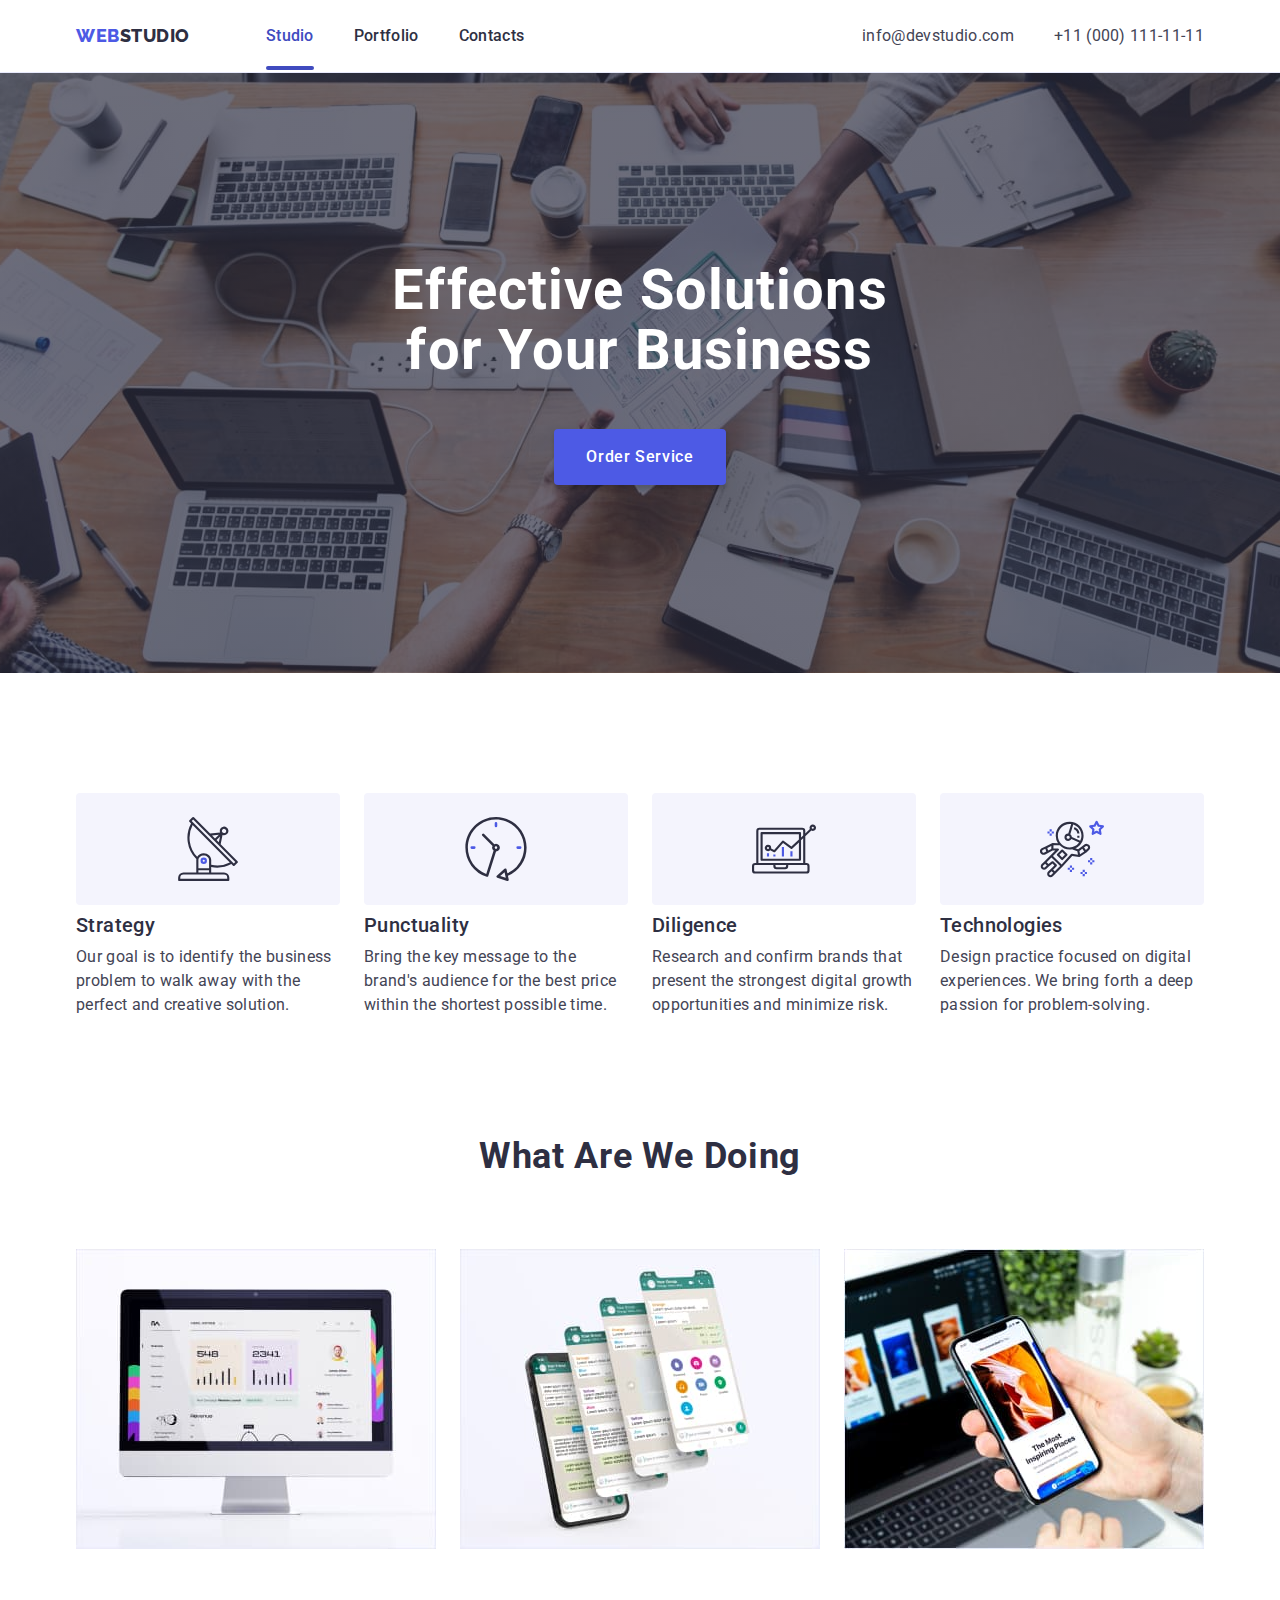
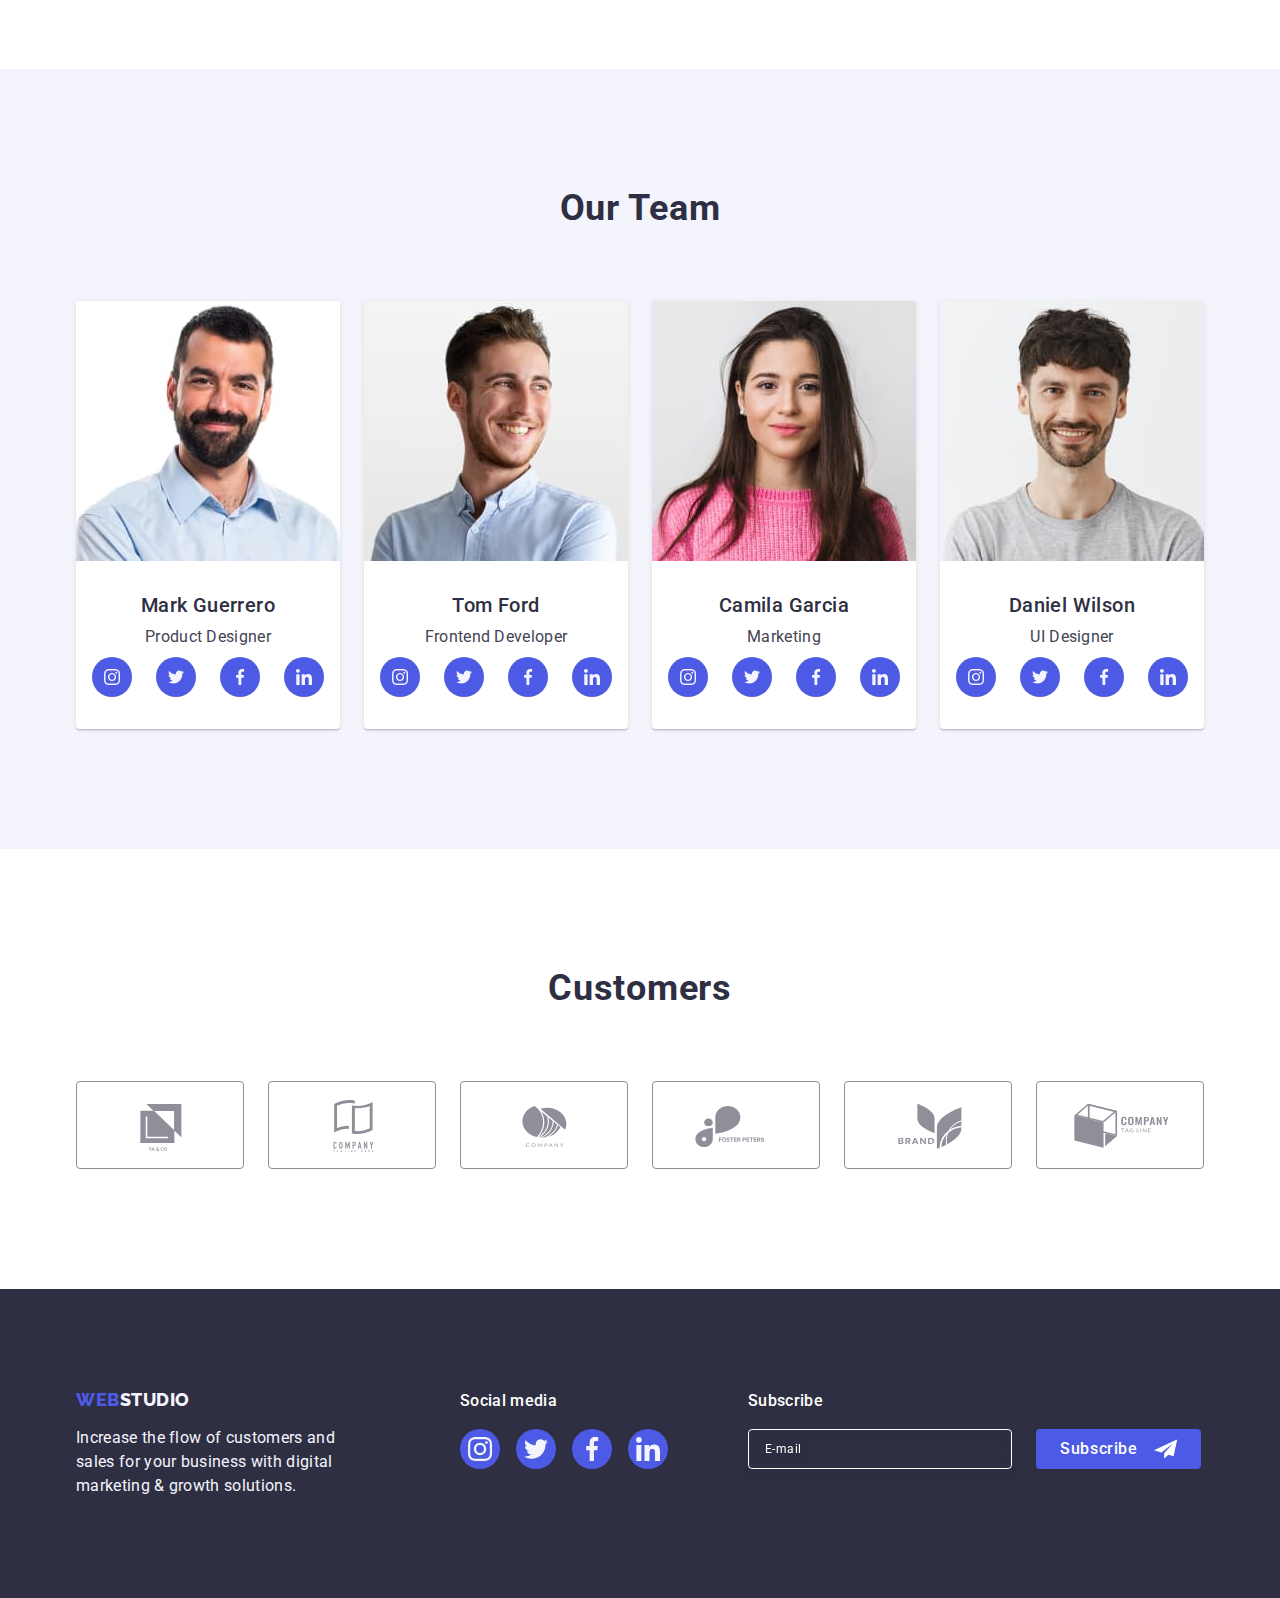
<file: index.html>
<!DOCTYPE html>
<html lang="en">
  <head>
    <meta charset="UTF-8" />
    <meta http-equiv="X-UA-Compatible" content="IE=edge" />
    <meta name="viewport" content="width=device-width, initial-scale=1.0" />
    <link rel="preconnect" href="https://fonts.googleapis.com" />
    <link rel="preconnect" href="https://fonts.gstatic.com" crossorigin />
    <link
      href="https://fonts.googleapis.com/css2?family=Raleway:wght@800&family=Roboto:wght@400;500;700;900&display=swap"
      rel="stylesheet"
    />
    <!-- Normalize -->
    <link
      rel="stylesheet"
      href="https://cdn.jsdelivr.net/npm/modern-normalize@2.0.0/modern-normalize.min.css"
    />
    <link rel="stylesheet" href="./css/style.css" />
    <title>WebStudio</title>
  </head>

  <body>
    <header class="header-style">
      <div class="container header-container">
        <nav class="header-nav">
          <a class="link logo-web" href="./index.html">
            Web<span class="logo-studio-dark">Studio</span>
          </a>
          <ul class="list header-list">
            <li>
              <a class="link nav-links active" href="./index.html">Studio</a>
            </li>
            <li>
              <a class="link nav-links" href="./portfolio.html">Portfolio</a>
            </li>
            <li><a class="link nav-links" href="">Contacts</a></li>
          </ul>
        </nav>
        <address class="adress">
          <ul class="list contact-list">
            <li>
              <a class="link header-contacts" href="mailto:info@devstudio.com"
                >info@devstudio.com</a
              >
            </li>
            <li>
              <a class="link header-contacts" href="tel:+110001111111"
                >+11 (000) 111-11-11</a
              >
            </li>
          </ul>
        </address>
      </div>
    </header>

    <main>
      <!--hero section 1-  Effective Solutions for Your Business-->
      <section class="hero-section-style">
        <div class="container hero-section-conatiner">
          <h1 class="hero-title">Effective Solutions for Your Business</h1>
          <button data-modal-open class="hero-button" type="button">
            Order Service
          </button>
        </div>
      </section>

      <!--Section 2- our advantages-->
      <section class="section-advantages-style">
        <div class="container">
          <h2 class="visually-hidden">Our advantages</h2>
          <ul class="list advantages-list">
            <li class="advantages-list-card">
              <div class="advantages-icons-cards">
                <svg class="advantages-icons" width="64" height="64">
                  <use href="./images/icons.svg#antenna"></use>
                </svg>
              </div>

              <h3 class="card-titles">Strategy</h3>
              <p class="card-description">
                Our goal is to identify the business problem to walk away with
                the perfect and creative solution.
              </p>
            </li>
            <li class="advantages-list-card">
              <div class="advantages-icons-cards">
                <svg class="advantages-icons" width="64" height="64">
                  <use href="./images/icons.svg#clock"></use>
                </svg>
              </div>
              <h3 class="card-titles">Punctuality</h3>
              <p class="card-description">
                Bring the key message to the brand's audience for the best price
                within the shortest possible time.
              </p>
            </li>
            <li class="advantages-list-card">
              <div class="advantages-icons-cards">
                <svg class="advantages-icons" width="64" height="64">
                  <use href="./images/icons.svg#diagram"></use>
                </svg>
              </div>
              <h3 class="card-titles">Diligence</h3>
              <p class="card-description">
                Research and confirm brands that present the strongest digital
                growth opportunities and minimize risk.
              </p>
            </li>
            <li class="advantages-list-card">
              <div class="advantages-icons-cards">
                <svg class="advantages-icons" width="64" height="64">
                  <use href="./images/icons.svg#astronaut"></use>
                </svg>
              </div>
              <h3 class="card-titles">Technologies</h3>
              <p class="card-description">
                Design practice focused on digital experiences. We bring forth a
                deep passion for problem-solving.
              </p>
            </li>
          </ul>
        </div>
      </section>

      <!--Section 3 What are we doing-->
      <section class="section-what-style">
        <div class="container">
          <h2 class="section-titles title-what-are">What are we doing</h2>
          <ul class="list list-img-what">
            <li class="img-what-are-we-doing">
              <img
                src="./images/images_main_page/computer.jpg"
                alt="computer"
                height="300"
                width="360"
              />
            </li>
            <li class="img-what-are-we-doing">
              <img
                src="./images/images_main_page/phone.jpg"
                alt="phone"
                height="300"
                width="360"
              />
            </li>
            <li class="img-what-are-we-doing">
              <img
                src="./images/images_main_page/phone_in_hand.jpg"
                alt="phone in hand"
                height="300"
                width="360"
              />
            </li>
          </ul>
        </div>
      </section>

      <!--section 4 our team-->
      <section class="section-team-style">
        <div class="container">
          <h2 class="section-titles title-team">Our Team</h2>
          <ul class="list team-list">
            <li class="card">
              <img
                class="img-team"
                src="./images/images_main_page/mark_guerrero_product_des.jpg"
                alt="Mark Guerrero"
                height="260"
                width="264"
              />
              <div class="container team-names-container">
                <h3 class="card-titles team">Mark Guerrero</h3>
                <p class="card-description team">Product Designer</p>

                <!-- social media -->
                <ul class="social-media-list">
                  <li class="social-media-li">
                    <a href="" class="social-med-links">
                      <svg class="social-med-icons" width="16" height="16">
                        <use href="./images/icons.svg#instagram"></use>
                      </svg>
                    </a>
                  </li>
                  <li class="social-media-li">
                    <a href="" class="social-med-links">
                      <svg class="social-med-icons" width="16" height="16">
                        <use href="./images/icons.svg#twitter"></use>
                      </svg>
                    </a>
                  </li>
                  <li class="social-media-li">
                    <a href="" class="social-med-links">
                      <svg class="social-med-icons" width="16" height="16">
                        <use href="./images/icons.svg#facebook"></use>
                      </svg>
                    </a>
                  </li>
                  <li class="social-media-li">
                    <a href="" class="social-med-links">
                      <svg class="social-med-icons" width="16" height="16">
                        <use href="./images/icons.svg#linkedin"></use>
                      </svg>
                    </a>
                  </li>
                </ul>
              </div>
            </li>

            <li class="card">
              <img
                class="img-team"
                src="./images/images_main_page/tom_ford_frontend_dev.jpg"
                alt="Tom Ford"
                height="260"
                width="264"
              />
              <div class="container team-names-container">
                <h3 class="card-titles team">Tom Ford</h3>
                <p class="card-description team">Frontend Developer</p>
                <!-- social media -->
                <ul class="social-media-list">
                  <li>
                    <a href="" class="social-med-links">
                      <svg class="social-med-icons" width="16px" height="16px">
                        <use href="./images/icons.svg#instagram"></use>
                      </svg>
                    </a>
                  </li>
                  <li>
                    <a href="" class="social-med-links">
                      <svg class="social-med-icons" width="16px" height="16px">
                        <use href="./images/icons.svg#twitter"></use>
                      </svg>
                    </a>
                  </li>
                  <li>
                    <a href="" class="social-med-links">
                      <svg class="social-med-icons" width="16px" height="16px">
                        <use href="./images/icons.svg#facebook"></use>
                      </svg>
                    </a>
                  </li>
                  <li>
                    <a href="" class="social-med-links">
                      <svg class="social-med-icons" width="16px" height="16px">
                        <use href="./images/icons.svg#linkedin"></use>
                      </svg>
                    </a>
                  </li>
                </ul>
              </div>
            </li>
            <li class="card">
              <img
                class="img-team"
                src="./images/images_main_page/camila_garcia_Marketing.jpg"
                alt="Camila Garcia"
                height="260"
                width="264"
              />
              <div class="container team-names-container">
                <h3 class="card-titles team">Camila Garcia</h3>
                <p class="card-description team">Marketing</p>
                <!-- social media -->
                <ul class="social-media-list">
                  <li>
                    <a href="" class="social-med-links">
                      <svg class="social-med-icons" width="16px" height="16px">
                        <use href="./images/icons.svg#instagram"></use>
                      </svg>
                    </a>
                  </li>
                  <li>
                    <a href="" class="social-med-links">
                      <svg class="social-med-icons" width="16px" height="16px">
                        <use href="./images/icons.svg#twitter"></use>
                      </svg>
                    </a>
                  </li>
                  <li>
                    <a href="" class="social-med-links">
                      <svg class="social-med-icons" width="16px" height="16px">
                        <use href="./images/icons.svg#facebook"></use>
                      </svg>
                    </a>
                  </li>
                  <li>
                    <a href="" class="social-med-links">
                      <svg class="social-med-icons" width="16px" height="16px">
                        <use href="./images/icons.svg#linkedin"></use>
                      </svg>
                    </a>
                  </li>
                </ul>
              </div>
            </li>
            <li class="card">
              <img
                class="img-team"
                src="./images/images_main_page/daniel_wilson_ui_des.jpg"
                alt="Daniel Wilson"
                height="260"
                width="264"
              />
              <div class="container team-names-container">
                <h3 class="card-titles team">Daniel Wilson</h3>
                <p class="card-description team">UI Designer</p>
                <!-- social media -->
                <ul class="social-media-list">
                  <li>
                    <a href="" class="social-med-links">
                      <svg class="social-med-icons" width="16px" height="16px">
                        <use href="./images/icons.svg#instagram"></use>
                      </svg>
                    </a>
                  </li>
                  <li>
                    <a href="" class="social-med-links">
                      <svg class="social-med-icons" width="16px" height="16px">
                        <use href="./images/icons.svg#twitter"></use>
                      </svg>
                    </a>
                  </li>
                  <li>
                    <a href="" class="social-med-links">
                      <svg class="social-med-icons" width="16px" height="16px">
                        <use href="./images/icons.svg#facebook"></use>
                      </svg>
                    </a>
                  </li>
                  <li>
                    <a href="" class="social-med-links">
                      <svg class="social-med-icons" width="16px" height="16px">
                        <use href="./images/icons.svg#linkedin"></use>
                      </svg>
                    </a>
                  </li>
                </ul>
              </div>
            </li>
          </ul>
        </div>
      </section>

      <!-- Section 5-Customers -->
      <section class="section-customers-style">
        <div class="container">
          <h2 class="section-titles title-customers">Customers</h2>
          <ul class="customers-list">
            <li class="customers-cards">
              <a href="" class="customers-link" aria-label="Logo 1">
                <svg class="customers-icons" width="104" height="56">
                  <use href="./images/icons.svg#logo-1"></use>
                </svg>
              </a>
            </li>
            <li class="customers-cards">
              <a href="" class="customers-link" aria-label="Logo 2">
                <svg class="customers-icons" width="104" height="56">
                  <use href="./images/icons.svg#logo-2"></use>
                </svg>
              </a>
            </li>
            <li class="customers-cards">
              <a href="" class="customers-link" aria-label="Logo 3">
                <svg class="customers-icons" width="104" height="56">
                  <use href="./images/icons.svg#logo-3"></use>
                </svg>
              </a>
            </li>
            <li class="customers-cards">
              <a href="" class="customers-link" aria-label="Logo 4">
                <svg class="customers-icons" width="104" height="56">
                  <use href="./images/icons.svg#logo-4"></use>
                </svg>
              </a>
            </li>
            <li class="customers-cards">
              <a href="" class="customers-link" aria-label="Logo 5">
                <svg class="customers-icons" width="104" height="56">
                  <use href="./images/icons.svg#logo-5"></use>
                </svg>
              </a>
            </li>
            <li class="customers-cards">
              <a href="" class="customers-link" aria-label="Logo 6">
                <svg class="customers-icons" width="104" height="56">
                  <use href="./images/icons.svg#logo-6"></use>
                </svg>
              </a>
            </li>
          </ul>
        </div>
      </section>
    </main>

    <!--footer-->
    <footer class="footer-style">
      <div class="container footer-container">
        <div class="footer-text-container">
          <a class="link logo-web" href="./index.html"
            >Web<span class="logo-studio-light">Studio</span></a
          >
          <p class="footer-text">
            Increase the flow of customers and sales for your business with
            digital marketing & growth solutions.
          </p>
        </div>
        <div class="social-med-cont-foot">
          <p class="footer-bold-text footer-social-med-par">Social media</p>
          <ul class="social-media-list-footer">
            <li class="social-media-li-footer">
              <a href="" class="social-med-links-footer">
                <svg class="social-med-icons-footer" width="24" height="24">
                  <use href="./images/icons.svg#instagram"></use>
                </svg>
              </a>
            </li>
            <li class="social-media-li-footer">
              <a href="" class="social-med-links-footer">
                <svg class="social-med-icons-footer" width="24" height="24">
                  <use href="./images/icons.svg#twitter"></use>
                </svg>
              </a>
            </li>
            <li class="social-media-li-footer">
              <a href="" class="social-med-links-footer">
                <svg class="social-med-icons-footer" width="24" height="24">
                  <use href="./images/icons.svg#facebook"></use>
                </svg>
              </a>
            </li>
            <li class="social-media-li-footer">
              <a href="" class="social-med-links-footer">
                <svg class="social-med-icons-footer" width="24" height="24">
                  <use href="./images/icons.svg#linkedin"></use>
                </svg>
              </a>
            </li>
          </ul>
        </div>

        <div class="footer-form-subsc">
          <p class="footer-bold-text foot-par">Subscribe</p>
          <form class="foot-form-cont">
            <label class="foot-label"
              ><input
                type="email"
                name="user-email"
                class="footer-input"
                placeholder="E-mail"
              />
            </label>
            <button type="submit" class="foot-button">
              Subscribe
              <svg class="foot-icon" width="24" height="24">
                <use href="./images/icons.svg#footer-btn"></use>
              </svg>
            </button>
          </form>
        </div>
      </div>
    </footer>
    <!-- Modal window -->
    <div class="backdrop is-hidden" data-modal>
      <div class="modal">
        <button type="button" class="modal-close-btn" data-modal-close>
          <svg class="modal-icon" width="8" height="8">
            <use href="./images/icons.svg#close-btn"></use>
          </svg>
        </button>

        <p class="modal-title">Leave your contacts and we will call you back</p>

        <form class="form">
          <div class="label-container">
            <label class="label-modal" for="user-name">Name</label>

            <div class="input-modal-container">
              <input
                class="input-modal"
                type="text"
                name="user-name"
                id="user-name"
              />
              <svg class="input-icons" width="18" height="24">
                <use href="./images/icons.svg#person"></use>
              </svg>
            </div>
          </div>

          <div class="label-container">
            <label class="label-modal" for="user-phone">Phone</label>

            <div class="input-modal-container">
              <input
                class="input-modal"
                type="tel"
                name="user-phone"
                id="user-phone"
              />
              <svg class="input-icons" width="18" height="24">
                <use href="./images/icons.svg#phone"></use>
              </svg>
            </div>
          </div>

          <div class="label-container">
            <label class="label-modal" for="user-email">Email</label>

            <div class="input-modal-container">
              <input
                class="input-modal"
                type="email"
                name="user-email"
                id="user-email"
              />
              <svg class="input-icons" width="18" height="24">
                <use href="./images/icons.svg#email"></use>
              </svg>
            </div>
          </div>

          <div class="label-container-textarea">
            <label class="label-modal" for="user-comment">Comment</label>
            <textarea
              class="textarea-modal"
              name="user-comment"
              placeholder="Text input"
              rows="4"
              id="user-comment"
            ></textarea>
          </div>

          <!-- checkbox -->
          <div class="checkbox-modal">
            <input
              class="original-checkbox visually-hidden"
              type="checkbox"
              value="true"
              name="user-privacy"
              id="user-privacy"
            />

            <label class="label-modal" for="user-privacy">
              <span class="custom-checkbox-modal">
                <svg width="10" height="8" class="custom-checkbox-icon">
                  <use href="./images/icons.svg#checkbox-modal-icon"></use>
                </svg>
              </span>

              I accept the terms and conditions of the
              <a href="" class="privacy-pol-text">Privacy Policy</a></label
            >
          </div>
          <button class="modal-button" type="submit">Send</button>
        </form>
      </div>
    </div>

    <!-- Modal window -->
    <script src="./JS/modal.js"></script>
  </body>
</html>
</file>
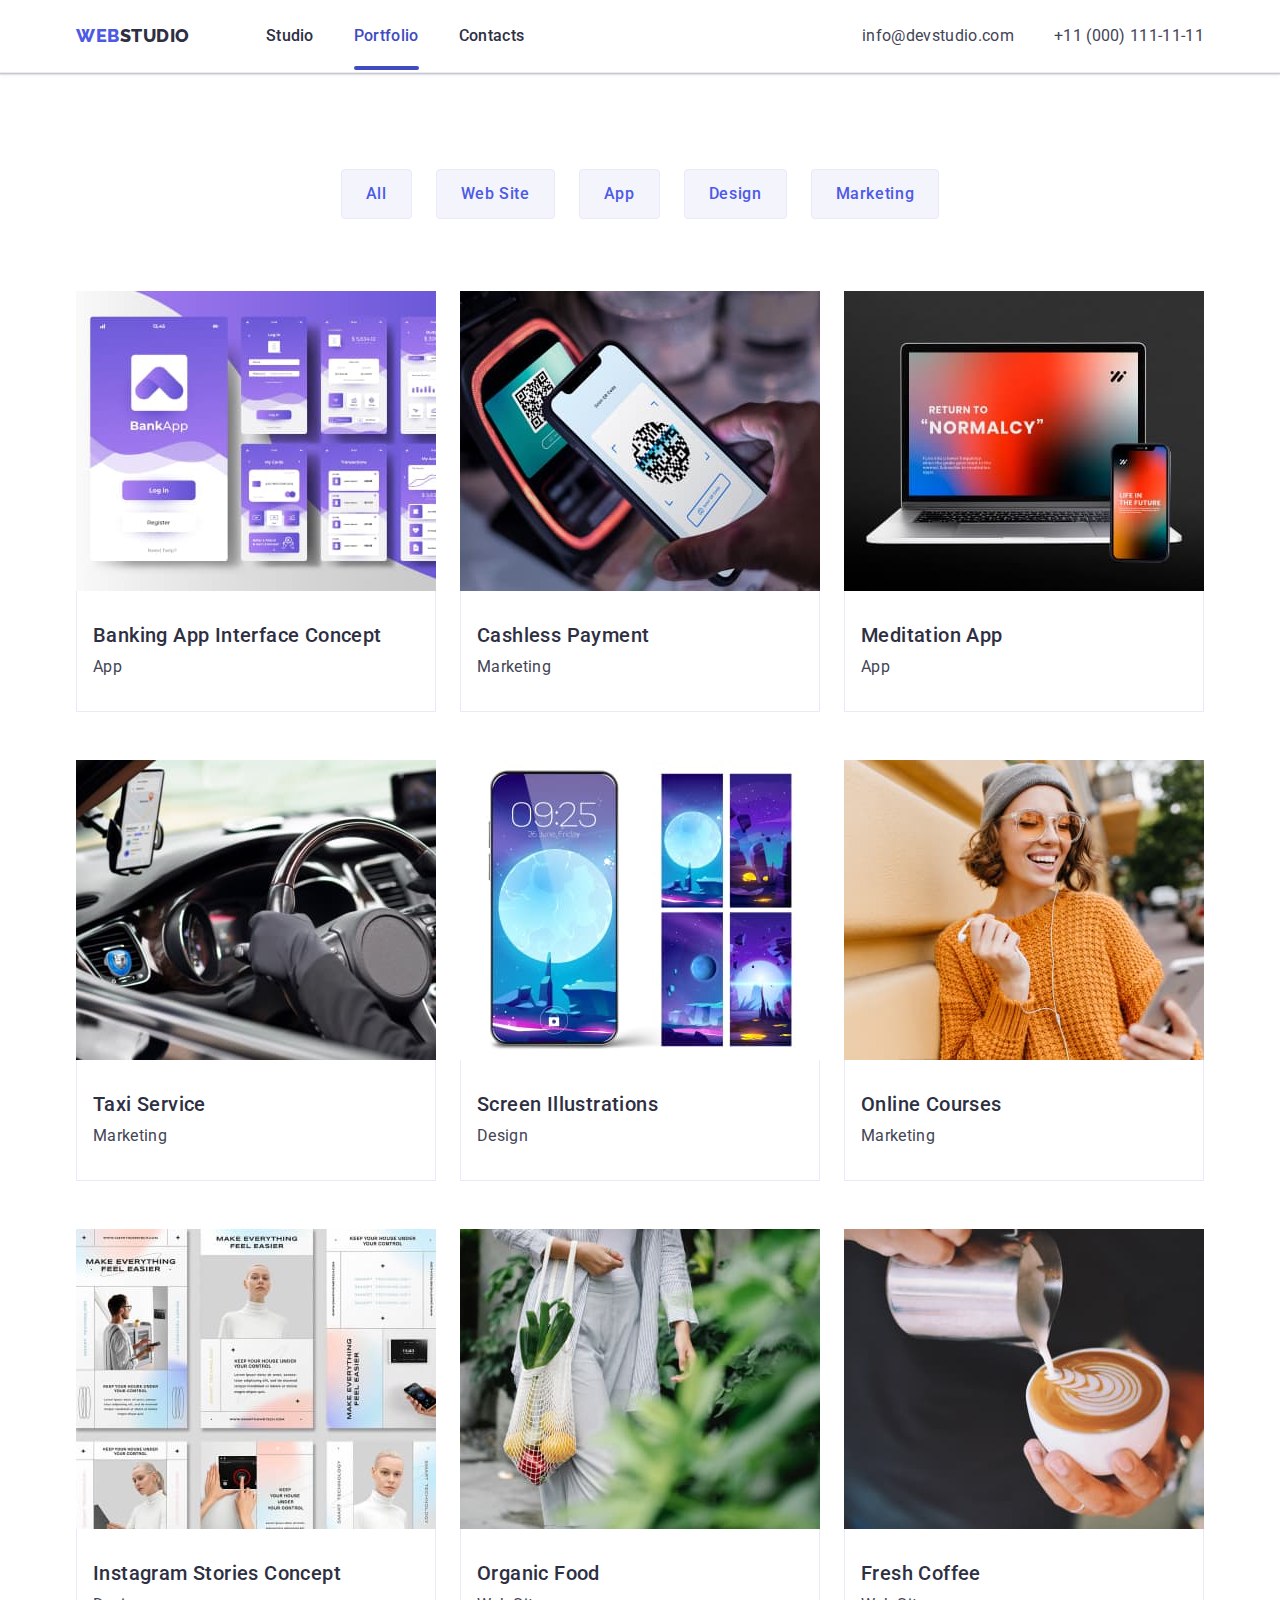
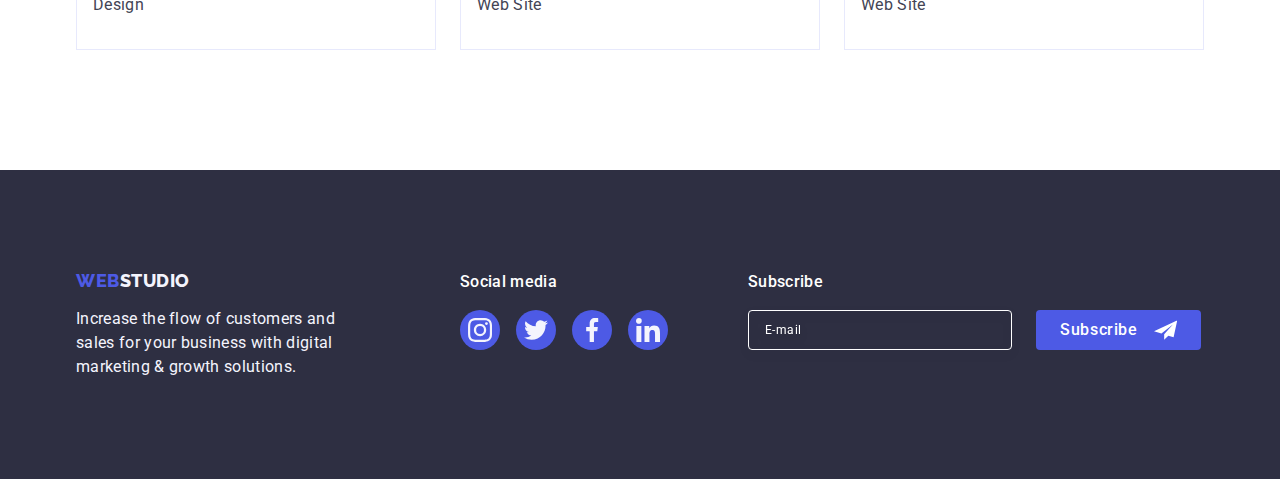
<file: portfolio.html>
<!DOCTYPE html>
<html lang="en">
  <head>
    <meta charset="UTF-8" />
    <meta http-equiv="X-UA-Compatible" content="IE=edge" />
    <meta name="viewport" content="width=device-width, initial-scale=1.0" />
    <link rel="preconnect" href="https://fonts.googleapis.com" />
    <link rel="preconnect" href="https://fonts.gstatic.com" crossorigin />
    <link
      href="https://fonts.googleapis.com/css2?family=Raleway:wght@800&family=Roboto:wght@400;500;700;900&display=swap"
      rel="stylesheet"
    />
    <!-- Normalize -->
    <link
      rel="stylesheet"
      href="https://cdn.jsdelivr.net/npm/modern-normalize@2.0.0/modern-normalize.min.css"
    />
    <link rel="stylesheet" href="./css/style.css" />
    <title>Portfolio-Web Studio</title>
  </head>

  <body>
    <header class="header-style">
      <div class="container header-container">
        <nav class="header-nav">
          <a class="link logo-web" href="./index.html">
            Web<span class="logo-studio-dark">Studio</span>
          </a>
          <ul class="list header-list">
            <li><a class="link nav-links" href="./index.html">Studio</a></li>
            <li>
              <a class="link nav-links active" href="./portfolio.html"
                >Portfolio</a
              >
            </li>
            <li><a class="link nav-links" href="">Contacts</a></li>
          </ul>
        </nav>
        <address class="adress">
          <ul class="list contact-list">
            <li>
              <a class="link header-contacts" href="mailto:info@devstudio.com"
                >info@devstudio.com</a
              >
            </li>
            <li>
              <a class="link header-contacts" href="tel:+110001111111"
                >+11 (000) 111-11-11</a
              >
            </li>
          </ul>
        </address>
      </div>
    </header>

    <main>
      <section class="section-projects-style">
        <div class="container">
          <h1 class="visually-hidden">Projects</h1>
          <!-- buttons-portfolio page -->

          <ul class="list btn-portfolio-list">
            <li>
              <button class="section-buttons" type="button">All</button>
            </li>
            <li>
              <button class="section-buttons" type="button">Web Site</button>
            </li>
            <li>
              <button class="section-buttons" type="button">App</button>
            </li>
            <li>
              <button class="section-buttons" type="button">Design</button>
            </li>
            <li>
              <button class="section-buttons" type="button">Marketing</button>
            </li>
          </ul>

          <!-- Projects-portfolio page -->
          <ul class="list projects-list">
            <li class="projects-cards">
              <a class="link projects-links">
                <div class="projects-wrapper">
                  <img
                    src="./images/images_portfolio_page/img-1-bank-app.jpg"
                    alt="Banking App Interface"
                    width="360"
                    height="300"
                  />
                  <p class="overlay-description">
                    14 Stylish and User-Friendly App Design Concepts · Task
                    Manager App · Calorie Tracker App · Exotic Fruit Ecommerce
                    App · Cloud Storage App
                  </p>
                </div>
                <div class="projects-name-container">
                  <h2 class="card-titles">Banking App Interface Concept</h2>
                  <p class="card-description">App</p>
                </div></a
              >
            </li>

            <li class="projects-cards">
              <a class="link projects-links" href=""
                ><div class="projects-wrapper">
                  <img
                    src="./images/images_portfolio_page/img-2-scan.jpg"
                    alt="Cashless Payment"
                    width="360"
                    height="300"
                  />
                  <p class="overlay-description">
                    14 Stylish and User-Friendly App Design Concepts · Task
                    Manager App · Calorie Tracker App · Exotic Fruit Ecommerce
                    App · Cloud Storage App
                  </p>
                </div>
                <div class="projects-name-container">
                  <h2 class="card-titles">Cashless Payment</h2>
                  <p class="card-description">Marketing</p>
                </div></a
              >
            </li>

            <li class="projects-cards">
              <a class="link projects-links" href="">
                <div class="projects-wrapper">
                  <img
                    src="./images/images_portfolio_page/img-3-return.jpg"
                    alt="Phone and laptop"
                    width="360"
                    height="300"
                  />
                  <p class="overlay-description">
                    14 Stylish and User-Friendly App Design Concepts · Task
                    Manager App · Calorie Tracker App · Exotic Fruit Ecommerce
                    App · Cloud Storage App
                  </p>
                </div>
                <div class="projects-name-container">
                  <h2 class="card-titles">Meditation App</h2>
                  <p class="card-description">App</p>
                </div></a
              >
            </li>

            <li class="projects-cards">
              <a class="link projects-links" href="">
                <div class="projects-wrapper">
                  <img
                    src="./images/images_portfolio_page/img-4-car.jpg"
                    alt="Taxi"
                    width="360"
                    height="300"
                  />
                  <p class="overlay-description">
                    14 Stylish and User-Friendly App Design Concepts · Task
                    Manager App · Calorie Tracker App · Exotic Fruit Ecommerce
                    App · Cloud Storage App
                  </p>
                </div>
                <div class="projects-name-container">
                  <h2 class="card-titles">Taxi Service</h2>
                  <p class="card-description">Marketing</p>
                </div></a
              >
            </li>

            <li class="projects-cards">
              <a class="link projects-links" href="">
                <div class="projects-wrapper">
                  <img
                    src="./images/images_portfolio_page/img-5-phone.jpg"
                    alt="Screens"
                    width="360"
                    height="300"
                  />
                  <p class="overlay-description">
                    14 Stylish and User-Friendly App Design Concepts · Task
                    Manager App · Calorie Tracker App · Exotic Fruit Ecommerce
                    App · Cloud Storage App
                  </p>
                </div>
                <div class="projects-name-container">
                  <h2 class="card-titles">Screen Illustrations</h2>
                  <p class="card-description">Design</p>
                </div></a
              >
            </li>
            <li class="projects-cards">
              <a class="link projects-links" href="">
                <div class="projects-wrapper">
                  <img
                    src="./images/images_portfolio_page/img-6-girl.jpg"
                    alt="Girl with phone"
                    width="360"
                    height="300"
                  />
                  <p class="overlay-description">
                    14 Stylish and User-Friendly App Design Concepts · Task
                    Manager App · Calorie Tracker App · Exotic Fruit Ecommerce
                    App · Cloud Storage App
                  </p>
                </div>
                <div class="projects-name-container">
                  <h2 class="card-titles">Online Courses</h2>
                  <p class="card-description">Marketing</p>
                </div></a
              >
            </li>

            <li class="projects-cards">
              <a class="link projects-links" href="">
                <div class="projects-wrapper">
                  <img
                    src="./images/images_portfolio_page/img-7-storie.jpg"
                    alt="Instagram Stories"
                    width="360"
                    height="300"
                  />
                  <p class="overlay-description">
                    14 Stylish and User-Friendly App Design Concepts · Task
                    Manager App · Calorie Tracker App · Exotic Fruit Ecommerce
                    App · Cloud Storage App
                  </p>
                </div>

                <div class="projects-name-container">
                  <h2 class="card-titles">Instagram Stories Concept</h2>
                  <p class="card-description">Design</p>
                </div>
              </a>
            </li>

            <li class="projects-cards">
              <a class="link projects-links" href="">
                <div class="projects-wrapper">
                  <img
                    src="./images/images_portfolio_page/img-8-food.jpg"
                    alt="Women with fruits"
                    width="360"
                    height="300"
                  />
                  <p class="overlay-description">
                    14 Stylish and User-Friendly App Design Concepts · Task
                    Manager App · Calorie Tracker App · Exotic Fruit Ecommerce
                    App · Cloud Storage App
                  </p>
                </div>
                <div class="projects-name-container">
                  <h2 class="card-titles">Organic Food</h2>
                  <p class="card-description">Web Site</p>
                </div></a
              >
            </li>

            <li class="projects-cards">
              <a class="link projects-links" href="">
                <div class="projects-wrapper">
                  <img
                    src="./images/images_portfolio_page/img-9-coffee.jpg"
                    alt="Coffee in cup"
                    width="360"
                    height="300"
                  />
                  <p class="overlay-description">
                    14 Stylish and User-Friendly App Design Concepts · Task
                    Manager App · Calorie Tracker App · Exotic Fruit Ecommerce
                    App · Cloud Storage App
                  </p>
                </div>
                <div class="projects-name-container">
                  <h2 class="card-titles">Fresh Coffee</h2>
                  <p class="card-description">Web Site</p>
                </div></a
              >
            </li>
          </ul>
        </div>
      </section>
    </main>

    <!--footer-->
    <footer class="footer-style">
      <div class="container footer-container">
        <div class="footer-text-container">
          <a class="link logo-web" href="./index.html"
            >Web<span class="logo-studio-light">Studio</span></a
          >
          <p class="footer-text">
            Increase the flow of customers and sales for your business with
            digital marketing & growth solutions.
          </p>
        </div>
        <div class="social-med-cont-foot">
          <p class="footer-bold-text footer-social-med-par">Social media</p>
          <ul class="social-media-list-footer">
            <li class="social-media-li-footer">
              <a href="" class="social-med-links-footer">
                <svg class="social-med-icons-footer" width="24" height="24">
                  <use href="./images/icons.svg#instagram"></use>
                </svg>
              </a>
            </li>
            <li class="social-media-li-footer">
              <a href="" class="social-med-links-footer">
                <svg class="social-med-icons-footer" width="24" height="24">
                  <use href="./images/icons.svg#twitter"></use>
                </svg>
              </a>
            </li>
            <li class="social-media-li-footer">
              <a href="" class="social-med-links-footer">
                <svg class="social-med-icons-footer" width="24" height="24">
                  <use href="./images/icons.svg#facebook"></use>
                </svg>
              </a>
            </li>
            <li class="social-media-li-footer">
              <a href="" class="social-med-links-footer">
                <svg class="social-med-icons-footer" width="24" height="24">
                  <use href="./images/icons.svg#linkedin"></use>
                </svg>
              </a>
            </li>
          </ul>
        </div>

        <div class="footer-form-subsc">
          <p class="footer-bold-text foot-par">Subscribe</p>
          <form class="foot-form-cont">
            <label class="foot-label"
              ><input
                type="email"
                name="user-email"
                class="footer-input"
                placeholder="E-mail"
              />
            </label>
            <button type="submit" class="foot-button">
              Subscribe
              <svg class="foot-icon" width="24" height="24">
                <use href="./images/icons.svg#footer-btn"></use>
              </svg>
            </button>
          </form>
        </div>
      </div>
    </footer>
  </body>
</html>
</file>
<file: css/style.css>
*,
*::before,
*::after{
    box-sizing: border-box;
}





:root{
--primary-brand-color:#4D5AE5;
--primary-brand-color-text: #4D5AE5;
--dark-brand-color:#2E2F42;
--dark-brand-color-text: #2E2F42;
--body-text-color:#434455;
--background-body-color:#FFFFFF;
--header-background-color:#FFFFFF;
--light-text-color:#FFFFFF;
--light-section-color:#F4F4FD; 
--light-footer-text: #F4F4FD;
--logo-footer-color:#F4F4FD;
--active-color:#404BBF;
--buttons-boarders-color:#E7E9FC;
--background-card-color:#FFFFFF;
--customer-icons-color:#8E8F99;
--customer-icons-active-color:rgba(64, 75, 191, 1);
--advantages-icons-bg-color:#F4F4FD;
--social-med-icons-color:#f4f4fd;
--social-med-footer-active:#31d0aa;
--modal-backgr-color:#FCFCFC;
--modal-light-icon-color:#FFFFFF;
--label-modal-text:#8E8F99;

}
/* Reset */
h1,h2,h3,h4,h5,h6,p{
    margin: 0;
}

img{
    display: block;
    max-width: 100%;
}

ul,ol{
    list-style: none;
    margin:0;
    padding: 0;
}
a{
text-decoration: none;
font-style: normal;
color: currentColor;
}
.list{
    list-style: none;
}
.link {
    text-decoration: none;
}
/* Common styles */
.visually-hidden{
    position: absolute;
    width: 1px;
    height: 1px;
    margin: -1px;
    bottom: 0;
    padding: 0;
    white-space: nowrap;
    clip-path: inset(100%);
    clip:rect(0 0 0 0);
    overflow: hidden;
}

.container{
width: 1158px;
margin-left: auto;
margin-right: auto;
padding-left: 15px;
padding-right: 15px;
/* outline: 2px solid red; */

}

body{
margin: 0;
font-family:"Roboto", sans-serif;
font-weight: 400;
font-size:16px;
line-height: 1.5;
letter-spacing: 0.02em;
color:var(--body-text-color);
background-color: var(--background-body-color);
}
/* header styles */
.header-container{
    display: flex;
    justify-content: space-between;
}
.header-style{
    background-color:var(--header-background-color);
    padding-top: 24px;
        padding-bottom: 24px;
        border-bottom: 1px solid var(--buttons-boarders-color) ;
        box-shadow: 0px 1px 6px 0px rgba(46, 47, 66, 0.08), 0px 1px 1px 0px rgba(46, 47, 66, 0.16), 0px 2px 1px 0px rgba(46, 47, 66, 0.08);
}
.header-nav{
    display: flex;
    align-items: center;
}
.logo-web{
color:var(--primary-brand-color-text);
font-family: 'Raleway', sans-serif;
    font-weight: 800;
    font-size: 18px;
    line-height: 1.17;
    letter-spacing: 0.03em;
    text-transform: uppercase;
    margin-right: 76px;
}
.logo-studio-dark{
    color:var(--dark-brand-color-text);
      
}

.logo-studio-light
{
    color: var(--logo-footer-color);
}
.nav-links{
    font-weight: 500;
    color: var(--dark-brand-color-text);
    padding-bottom: 24px;
    padding-top: 24px;
    position:relative;
    transition: color 250ms cubic-bezier(0.4, 0, 0.2, 1);
}
.nav-links.active{
   color: var(--active-color); 
}

.nav-links.active::after{
content:"";
position:absolute;
bottom: -1px;;
left:0;
display:block;
width: 100%;
height: 4px;
background-color: var(--active-color);
border-radius: 2px;
}

.header-list{
    display: flex;
    align-items: center;
    gap:40px;
}
.nav-links:hover,.nav-links:focus{
    color:var(--active-color);
}

.adress{
font-style: normal;
}

.contact-list{
    display: flex;
    align-items: center;
    gap:40px;
}
.header-contacts{
    color:currentColor; 
    padding-top: 24px;
    padding-bottom: 24px;
    transition: color 250ms cubic-bezier(0.4, 0, 0.2, 1);
}
.header-contacts:hover,.header-contacts:focus{
    color:var(--active-color);
}
/* hero section */
.hero-section-conatiner{
display: flex;
flex-direction: column;
justify-content: center;
align-items: center;
gap:48px;
}

.hero-section-style{
    max-width: 1440px;
    margin: 0 auto;
    background-color: var(--dark-brand-color);
    padding-top: 188px;
    padding-bottom: 188px;
    background-image: linear-gradient(to bottom, rgba(46, 47, 66, 0.70), rgba(46, 47, 66, 0.70)), url(../images/images_main_page/hero-image.jpg);
    background-repeat: no-repeat;
    background-position: center;
    background-size: cover;

}

.hero-title{
    font-weight: 700;
    color: var(--light-text-color);
    font-size: 56px;
    line-height: 1.07;
    text-align: center;
    letter-spacing: 0.02em;
    max-width:496px;
    margin:auto;
}

.hero-button{
    font-family: inherit;
    background-color: var(--primary-brand-color);
    letter-spacing: 0.04;
    font-weight: 500;
    font-size: 16px;
    line-height: 1.5;
    letter-spacing: 0.04em;
    color:var(--light-text-color);
    cursor: pointer;
    border-radius: 4px;
    padding: 16px 32px;
    border: 0;
    min-width: 169px;
    box-shadow: 0px 4px 4px 0px rgba(0, 0, 0, 0.15);
    transition: background-color 250ms cubic-bezier(0.4, 0, 0.2, 1);
}

.hero-button:hover, .hero-button:focus{
background-color: var(--active-color);
}
/* section styles */


/* section 2 advantages */

.advantages-icons-cards{
    display: flex;
    justify-content: center;
    align-items: center;
    background-color: var(--advantages-icons-bg-color);
    width: 264px;
    height: 112px;
    margin-bottom: 8px;
    border-radius: 4px;
}

/* .advantages-icons{
   
} */

.advantages-list{
    display: flex;
    justify-content: space-between;
    gap:24px;
}
.advantages-list-card{
    width: calc((100% - 72px) / 4);
}
.advantages-list-card .card-titles{
margin-bottom: 8px;
}





.title-what-are{
margin-bottom: 72px;
}
.section-advantages-style{
    padding:120px 0;
}

.section-what-style{
padding-top: 0px;
padding-bottom: 120px;
}
.list-img-what{
display: flex;
gap:24px;
}
.img-what-are-we-doing{
    width: calc((100% - 48px) / 3);
}
.section-projects-style{
    padding-top: 96px;
    padding-bottom: 120px;
}


/* section Team */
.title-team{
    margin-bottom: 72px;
}

.team-list{
    display: flex;
    gap:24px;
    flex-wrap: wrap;
}

.team-list .card{
width: calc((100%-3*24px)/4);
border-radius: 0px 0px 4px 4px;
}

.card-titles.team {
    text-align: center;
    margin-bottom: 8px;
}

.team-names-container {
    padding: 32px 0px;
    width: 264px;
    display: flex;
    flex-direction: column;
}

.img-team {}

.team-list .card {
    width: 264px;
    box-shadow: 0px 2px 1px 0px rgba(46, 47, 66, 0.08), 0px 1px 1px 0px rgba(46, 47, 66, 0.16), 0px 1px 6px 0px rgba(46, 47, 66, 0.08);
}

.card-description.team {
    text-align: center;
    margin-bottom: 8px;
}

.social-med-links{
    display: flex;
    justify-content: center;
    align-items: center;
    background-color: var(--primary-brand-color) ;
    width: 40px;
    height: 40px;
    border-radius: 50%;
    background-color 250ms cubic-bezier(0.4, 0, 0.2, 1);
    transition: background-color 250ms cubic-bezier(0.4, 0, 0.2, 1);
}
.social-med-links:hover, .social-med-links:focus{
    background-color: var(--active-color) ;
}
.social-media-list{
    display: flex;
    align-items: center;
    justify-content: center;
    gap:24px;
    }

.social-med-icons{
    fill:var(--social-med-icons-color);
  }
.social-media-li{
transition: background-color 250ms cubic-bezier(0.4, 0, 0.2, 1);
}

.section-titles{
    font-weight: 700;
    font-size: 36px;
    line-height: 1.11;
    text-align: center;
    letter-spacing: 0.02em;
    text-transform: capitalize;
    color:var(--dark-brand-color-text);
}
.card-titles{
color:var(--dark-brand-color-text);
font-weight: 500;
font-size:20px;
line-height: 1.2;
letter-spacing: 0.02em;
}
.card{
    background-color: var(--background-card-color);
}


.section-team-style{
    background-color: var(--light-section-color);
    padding-top: 120px;
        padding-bottom: 120px;
}
/* section buttons */
.section-buttons{
    font-family: "Roboto",sans-serif;
    font-weight: 500;
    font-size: 16px;
    line-height: 1.5;
    letter-spacing: 0.04em;
    color:var(--primary-brand-color);
    background-color: var(--light-section-color);
    cursor: pointer;
    padding: 12px 24px;
    border: 1px solid var(--buttons-boarders-color);
    border-radius: 4px;
    transition: color 250ms cubic-bezier(0.4, 0, 0.2, 1),
        background-color 250ms cubic-bezier(0.4, 0, 0.2, 1),
        border-color 250ms cubic-bezier(0.4, 0, 0.2, 1),
        box-shadow 250ms cubic-bezier(0.4, 0, 0.2, 1);
}

.btn-portfolio-list{
    display: flex;
    gap: 24px;
    justify-content: center;
    margin-bottom:72px;
}

.section-buttons:hover, .section-buttons:focus{
    color:var(--light-text-color);
    background-color: var(--active-color);
    border:1px solid transparent;
    box-shadow: 0px 2px 2px 0px rgba(0, 0, 0, 0.12), 0px 2px 1px 0px rgba(0, 0, 0, 0.08), 0px 3px 1px 0px rgba(0, 0, 0, 0.10);
}

.projects-list{
    display: flex;
    column-gap:24px;
    row-gap:48px;
    flex-wrap: wrap;
    }

.projects-links{
display: block;
transition: box-shadow 250ms cubic-bezier(0.4, 0, 0.2, 1);
}


.projects-links:hover, .projects-links:focus{
    box-shadow: 0px 2px 1px 0px rgba(46, 47, 66, 0.08), 0px 1px 1px 0px rgba(46, 47, 66, 0.16), 0px 1px 6px 0px rgba(46, 47, 66, 0.08);
}


.projects-cards{
width: calc((100% - 48px) / 3);
}

.projects-name-container{
    border:1px solid var(--buttons-boarders-color);
    padding: 32px 16px;
    border-top: 0;
}
.projects-name-container .card-titles{
    margin-bottom: 8px;
}

/* Section 5 Customers*/
.section-customers-style{
    padding: 120px 0;
}

.title-customers{
margin-bottom: 72px;
}
.customers-list{
display: flex;
justify-content: center;
align-items: center;
gap:24px;
}
.customers-icons{
  fill: currentColor;  
  }

.customers-link{
   display: flex; 
   justify-content: center;
   align-items: center;
   width: 168px;
   height: 88px;
   border: 1px solid var(--customer-icons-color);
   border-radius: 4px;
   color: var(--customer-icons-color);
   transition: border-color 250ms cubic-bezier(0.4, 0, 0.2, 1),
    color 250ms cubic-bezier(0.4, 0, 0.2, 1);
}
.customers-link:hover, .customers-link:focus{
    color:var(--active-color);
    border: 1px solid var(--customer-icons-active-color);
}

/* footer */
.footer-style {
    background-color: var(--dark-brand-color);
    padding-top: 100px;
        padding-bottom: 100px;
}
.footer-style .logo-web{
    display: inline-block;
    margin-bottom: 16px;
    }
.footer-text {
    color: var(--light-footer-text);
    max-width: 264px;
}
.footer-bold-text{
    color: var(--light-text-color);
        max-width: 264px;
        font-weight: 500;
}
.footer-social-med-par{
margin-bottom: 16px;
}

.footer-container{
    display: flex;
    }

.foot-form-cont{
    display: flex;
    gap: 24px;
}

.foot-par{
margin-bottom: 16px;
}
.foot-label{

}

.footer-input{
    height: 40px;
    min-width: 264px;
    padding: 8px 16px;
    border-radius: 4px;
    border: 1px solid var(--background-body-color);
background-color: transparent;
outline: transparent;
font-size: 12px;
line-height: 1.5;
letter-spacing: 0.04em;
filter: drop-shadow(0px 4px 4px rgba(0, 0, 0, 0.15));
color: var(--light-text-color);
}

.footer-input::placeholder{
color: var(--light-text-color);
}

.footer-input:focus{
border: 1px solid var(--primary-brand-color);
}

.footer-text-container{
    margin-right: 120px;
}

.social-med-cont-foot{
margin-right: 80px;
}

.social-media-list-footer {
    display: flex;
    align-items: center;
    justify-content: center;
    gap: 16px;
}

.social-media-li-footer{

}

.social-med-links-footer {
    display: flex;
    justify-content: center;
    align-items: center;
    background-color: var(--primary-brand-color);
    width: 40px;
    height: 40px;
    border-radius: 50%;
    background-color 250ms cubic-bezier(0.4, 0, 0.2, 1);
    transition: background-color 250ms cubic-bezier(0.4, 0, 0.2, 1);
}

.social-med-links-footer:hover,
.social-med-links-footer:focus {
    background-color: var(--social-med-footer-active);
}

.social-med-icons-footer {
    fill: var(--social-med-icons-color);
}

.foot-button{
    padding: 8px 24px;
    border: none;
    border-radius: 4px;
    padding: 8px 24px;
    min-width: 165px;
    height: 40px; 
    text-align: left;
    background-color: var(--primary-brand-color);
    cursor: pointer;

    color:var(--light-text-color);
    font-family: inherit;
    font-size: inherit;
    line-height: inherit;
    font-weight: 500;
    letter-spacing: 0.04em;

    
    display: flex;
    justify-content: center;
    align-items: center;
}

.foot-button:hover, .foot-button:focus{
    background-color: var(--active-color);

    
}

.footer-form-subsc{
display: flex;
flex-direction: column;
width: 264px;
}

.foot-icon{
    fill: var(--modal-light-icon-color);
    margin-left: 16px;
}

/* Modal window */
.backdrop{
position: fixed;
top: 0;
left: 0;
width: 100%;
height: 100%;
background-color: rgba(46, 47, 66, 0.4);
z-index: 100%;
transition: opacity 250ms cubic-bezier(0.4, 0, 0.2, 1), visibility 250ms cubic-bezier(0.4, 0, 0.2, 1);
}

.backdrop.is-hidden{
    opacity: 0;
    pointer-events: none;
    visibility: hidden;
}

.modal{
display: flex;
flex-direction: column;
align-items: flex-start;
justify-content: center;
position: absolute;
top: 50%;
left: 50%;
min-height: 584px;
transform: translateX(-50%) translateY(-50%);
width: 408px;
height: 584px;
border-radius: 4px;
background-color: #FCFCFC;
box-shadow: 0px 2px 1px 0px rgba(0, 0, 0, 0.20), 0px 1px 3px 0px rgba(0, 0, 0, 0.12), 0px 1px 1px 0px rgba(0, 0, 0, 0.14);
transition: transform 250ms cubic-bezier(0.4, 0, 0.2, 1);
padding: 72px 24px 24px 24px;
}



.modal-icon{
transition: fill 250ms cubic-bezier(0.4, 0, 0.2, 1);
}

.modal-close-btn{
    position: absolute;
    top: 24px;
    right: 24px;
    background-color: var(--buttons-boarders-color);
    border-radius: 50%;
    border: 1px solid rgba(0, 0, 0, 0.10);
    width: 24px;
    height: 24px;
    padding: 0;

    display: flex;
    align-items: center;
    justify-content: center;
    cursor: pointer;
    transition: background-color 250ms cubic-bezier(0.4, 0, 0.2, 1), border 250ms cubic-bezier(0.4, 0, 0.2, 1);
}

.modal-close-btn:hover, .modal-close-btn:focus{
background-color:var(--active-color);
border: none;
}

.modal-close-btn:hover .modal-icon{
fill:var(--modal-light-icon-color);
}

.modal-close-btn:focus .modal-icon {
    fill:var(--modal-light-icon-color);
}

.modal-title{
color: var(--dark-brand-color-text);
text-align: center;
font-weight: 500;

margin-bottom: 16px;

}

.label-modal{
    color: var(--label-modal-text);
    font-size: 12px;
    line-height: 1.17;
    letter-spacing: 0.04em;
    position: relative;
    display: block;
    margin-bottom: 4px;
    
}

.input-modal{
width: 100%;
height: 40px;
border-radius: 4px;
border: 1px solid rgba(46, 47, 66, 0.4);
margin:0 auto;
padding: 11px 38px;
outline:transparent;
font-size: 18px;
background-color: transparent;
transition: border-color 250ms cubic-bezier(0.4, 0, 0.2, 1);

}

/* .label-modal:hover .input-modal{
    border: 1px solid var(--primary-brand-color);
} */

.input-modal:focus  {
    border: 1px solid var(--primary-brand-color);
}

.label-container{
    margin-bottom: 8px;
    width: 360px;
}
.label-container-textarea{
    margin-bottom: 16px;
    height: 138px;
}

.input-modal-container{
position: relative;
}

.textarea-modal{
    font-size: 12px;
    resize: none;
    width: 100%;
    height: 120px;
    border: 1px solid rgba(46, 47, 66, 0.40);
    border-radius: 4px;
    padding: 8px 16px;
    
    color: rgba(46, 47, 66, 0.4);
    outline: transparent;
    background-color: transparent;
    line-height: 1.17;
    letter-spacing: 0.04em;
    transition: border-color 250ms cubic-bezier(0.4, 0, 0.2, 1);
}

.textarea-modal::placeholder{
    color: rgba(46, 47, 66, 0.40);
    font-size: 12px;
    line-height: 1.2;
    letter-spacing: 0.48px;
}



.textarea-modal:focus{
border: 1px solid var(--primary-brand-color);
}


.input-modal:focus-within +.input-icons{
    fill: var(--primary-brand-color);
}

.label-modal:focus + .textarea-modal{
    border: 1px solid var(--primary-brand-color);
}

.checkbox-modal{
margin-bottom: 24px;
}

.original-checkbox:checked +.label-modal .custom-checkbox-modal{
    
fill: var(--light-section-color);
background-color: var(--active-color);
border: none;
}

.original-checkbox:checked .custom-checkbox-modal{
    fill: var(--light-section-color);
        background-color: var(--active-color);
        border: none;
}

.custom-checkbox-modal{
    width: 16px;
    height: 16px;
    border: 1px solid rgba(46, 47, 66, 0.4);
    margin-right: 8px;
    border-radius: 2px;
    transition: background-color 250ms cubic-bezier(0.4, 0, 0.2, 1), border 250ms cubic-bezier(0.4, 0, 0.2, 1), fill 250ms cubic-bezier(0.4, 0, 0.2, 1);
    display: inline-flex;
    align-items: center;
    justify-content: center;
    fill: transparent;
}

.privacy-pol-text{
color: var(--primary-brand-color);
text-decoration: underline;
}

.modal-button{
    display: block;
    border: none;
    padding: 16px 32px;
    background-color: var(--primary-brand-color);
    color: var(--light-text-color);
    text-align: center;
    font-family: inherit;
    font-size: inherit;
    font-style: inherit;
    font-weight: 500;
    line-height: 24px;
    letter-spacing: 0.64px;
    box-shadow: 0px 4px 4px 0px rgba(0, 0, 0, 0.15);
    transition: background-color 250ms cubic-bezier(0.4, 0, 0.2, 1);
    cursor: pointer;
    min-width: 169px;
    min-height: 56px;
    border-radius: 4px;
    margin: 0 auto;
}

.modal-button:hover, .modal-button:focus{
    background-color: var(--active-color);
}

.input-icons{
    fill: var(--dark-brand-color);
    position: absolute;
    top: 50%;
    left: 16px;
  
    transform: translateY(-50%);
    transition: fill 250ms cubic-bezier(0.4, 0, 0.2, 1);

    /* margin-bottom: 28px; */
}

/* .label-modal:hover .input-icons{
fill: var(--primary-brand-color);
} */

.input-modal:focus .input-icons {
    fill: var(--primary-brand-color);
}

/* Modal window */

/* overlay-PORTFOLIO PAGE */

.overlay-description {
    width: 296px;
    line-height: 1.5;
    letter-spacing: 0.02em;
    color: var(--light-section-color);
    padding: 40px 32px;
    background-color: var(--primary-brand-color);
    height: 100%;
width: 100%;
transform: translateY(100%);
transition: transform 250ms cubic-bezier(0.4, 0, 0.2, 1);
position: absolute;
top: 0;
}

.projects-wrapper{
    display: flex;
    position: relative;
    overflow: hidden;
    width: 360px;
    height: 300px;
}

.projects-links:hover .overlay-description{
transform: translateY(0%);
}
</file>
